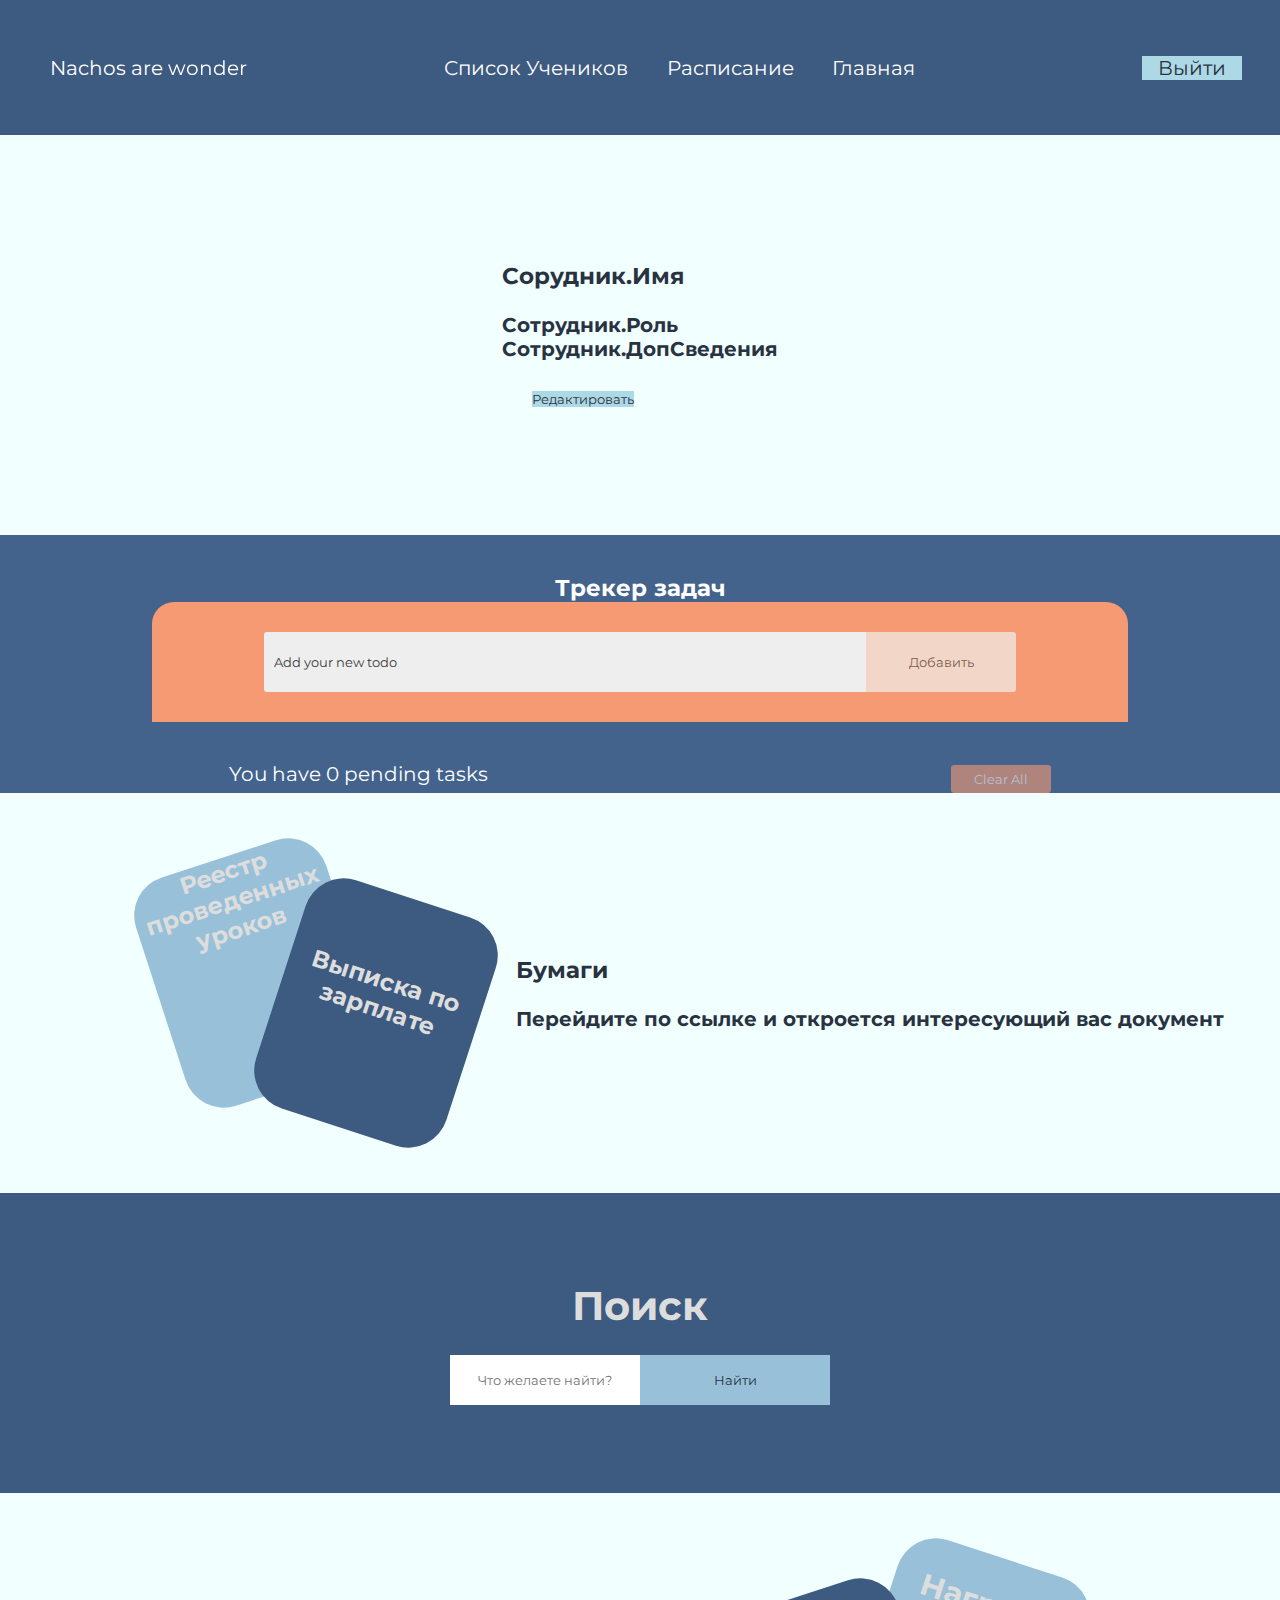
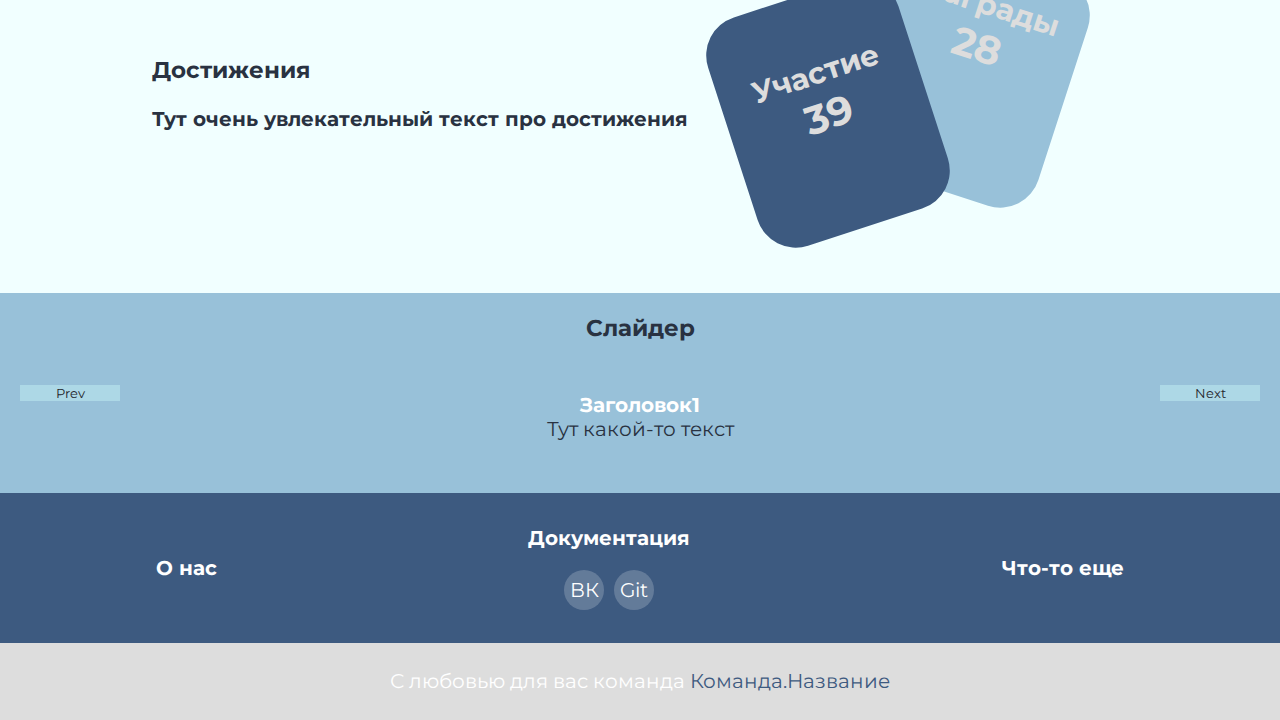
<file: html/index.html>
<!DOCTYPE html>
<html lang="en">
<head>
    <meta charset="UTF-8">
    <title>Title</title>
    <link rel="stylesheet" href="../css/index.css">
    <link rel="stylesheet" href="../css/slider.css">
    <link rel="stylesheet" href="../css/common.css">
    <link rel="stylesheet" href="../css/rectangles.css">


</head>
<body>

<header>
    <div class="nav">
        <div class="text">
            <p>Nachos are</p>
            <p>
                <span class="word wisteria">tasty.</span>
                <span class="word belize">wonderful.</span>
                <span class="word pomegranate">fancy.</span>
                <span class="word green">beautiful.</span>
                <span class="word midnight">cheap.</span>
            </p>
        </div>
        <div class="container_header">
            <a href="students.html">Список Учеников</a>
            <a href="calendar.html">Расписание</a>
            <a href="index.html">Главная</a>
        </div>
        <button class="btn">Выйти</button>
    </div>
</header>


<div class="container">
    <div class="container-text">
        <h3>Сорудник.Имя</h3>
        <h4>Сотрудник.Роль</h4>
        <h4>Сотрудник.ДопСведения</h4>
        <button class="btn" style="margin-left: 30px; margin-top: 30px">Редактировать</button>
    </div>
    <div>
        <div class="photo" style="margin-left: -250px"></div>
    </div>
</div>

<div id="todo">
        <h3>Трекер задач</h3>
        <div class="inputField">
            <input type="text" id="myInput" placeholder="Add your new todo">
            <button class="addBtn">Добавить</button>
        </div>
        <ul id="myUL" class="todoList">
        </ul>
        <div class="footer">
            <span>You have <span class="pendingTasks"></span> pending tasks</span>
            <button>Clear All</button>
        </div>
</div>
<script src="../js/todo.js"></script>


<div class="container">
    <div>
        <div class="rectangle rectangle-left rectangle-back">
            <a href="#"><h2 style="font-size: 1.2em">Реестр проведенных уроков</h2></a>
        </div>
        <div class="rectangle rectangle-right rectangle-front">
            <a href="#"><h2 style="font-size: 1.2em; padding-top: 3em">Выписка по зарплате</h2></a>
        </div>
    </div>
    <div class="container-text">
        <h3>Бумаги</h3>
        <h4>Перейдите по ссылке и откроется интересующий вас документ</h4>
    </div>
</div>


<div id="search_div">
    <h1>Поиск</h1>
    <div class="sub">
        <input type="text" placeholder="Что желаете найти?">
        <button>Найти</button>
    </div>

</div>


<div class="container">
    <div class="container-text">
        <h3>Достижения</h3>
        <h4>Тут очень увлекательный текст про достижения</h4>
    </div>
    <div>
        <div class="rectangle rectangle-right rectangle-back">
            <a href="#"><h2 style="padding-top: 1em">Награды</h2><h1>28</h1></a></div>
        <div class="rectangle rectangle-left rectangle-front">
            <a href="#"><h2 style="padding-top: 2em">Участие</h2><h1>39</h1></a></div>
    </div>
</div>

<div class="slider">
    <h3 class="name">Слайдер</h3>
    <div class="slider-field">
        <div class="slider-text">
            <h4>Заголовок1</h4>
            <p>Тут какой-то текст</p>
        </div>
    </div>
    <div class="slider-field">
        <div class="slider-text">
            <h4>Заголовок2</h4>
            <p>Другой текст</p>
        </div>
    </div>
    <div class="slider-field">
        <div class="slider-text">
            <h4>Заголовок3</h4>
            <p>И еще один текст</p>
        </div>
    </div>
    <button class="prevSlider">Prev</button>
    <button class="nextSlider">Next</button>
</div>


<footer id="footer">
    <div class="nav_footer">
        <div class="footer-col">
            <h4>О нас</h4>
        </div>
        <div class="footer-col">
            <h4>Документация</h4>
            <div class="social-links">
                <a href="https://vk.com/pies_descalzos">ВК</a>
                <a href="https://github.com/LosPiesDescalzos">Git</a>
            </div>
        </div>
        <div class="footer-col">
            <h4>Что-то еще</h4>
        </div>
    </div>
</footer>


<section id="copy-right">
    <div class="copy-right-sec"><i class="fa-solid fa-copyright"></i>
        С любовью для вас команда <a href="#">Команда.Название</a>
    </div>
</section>
<script src="../js/slider.js"></script>
<script src="../js/text.js"></script>
</body>
</html>
</file>
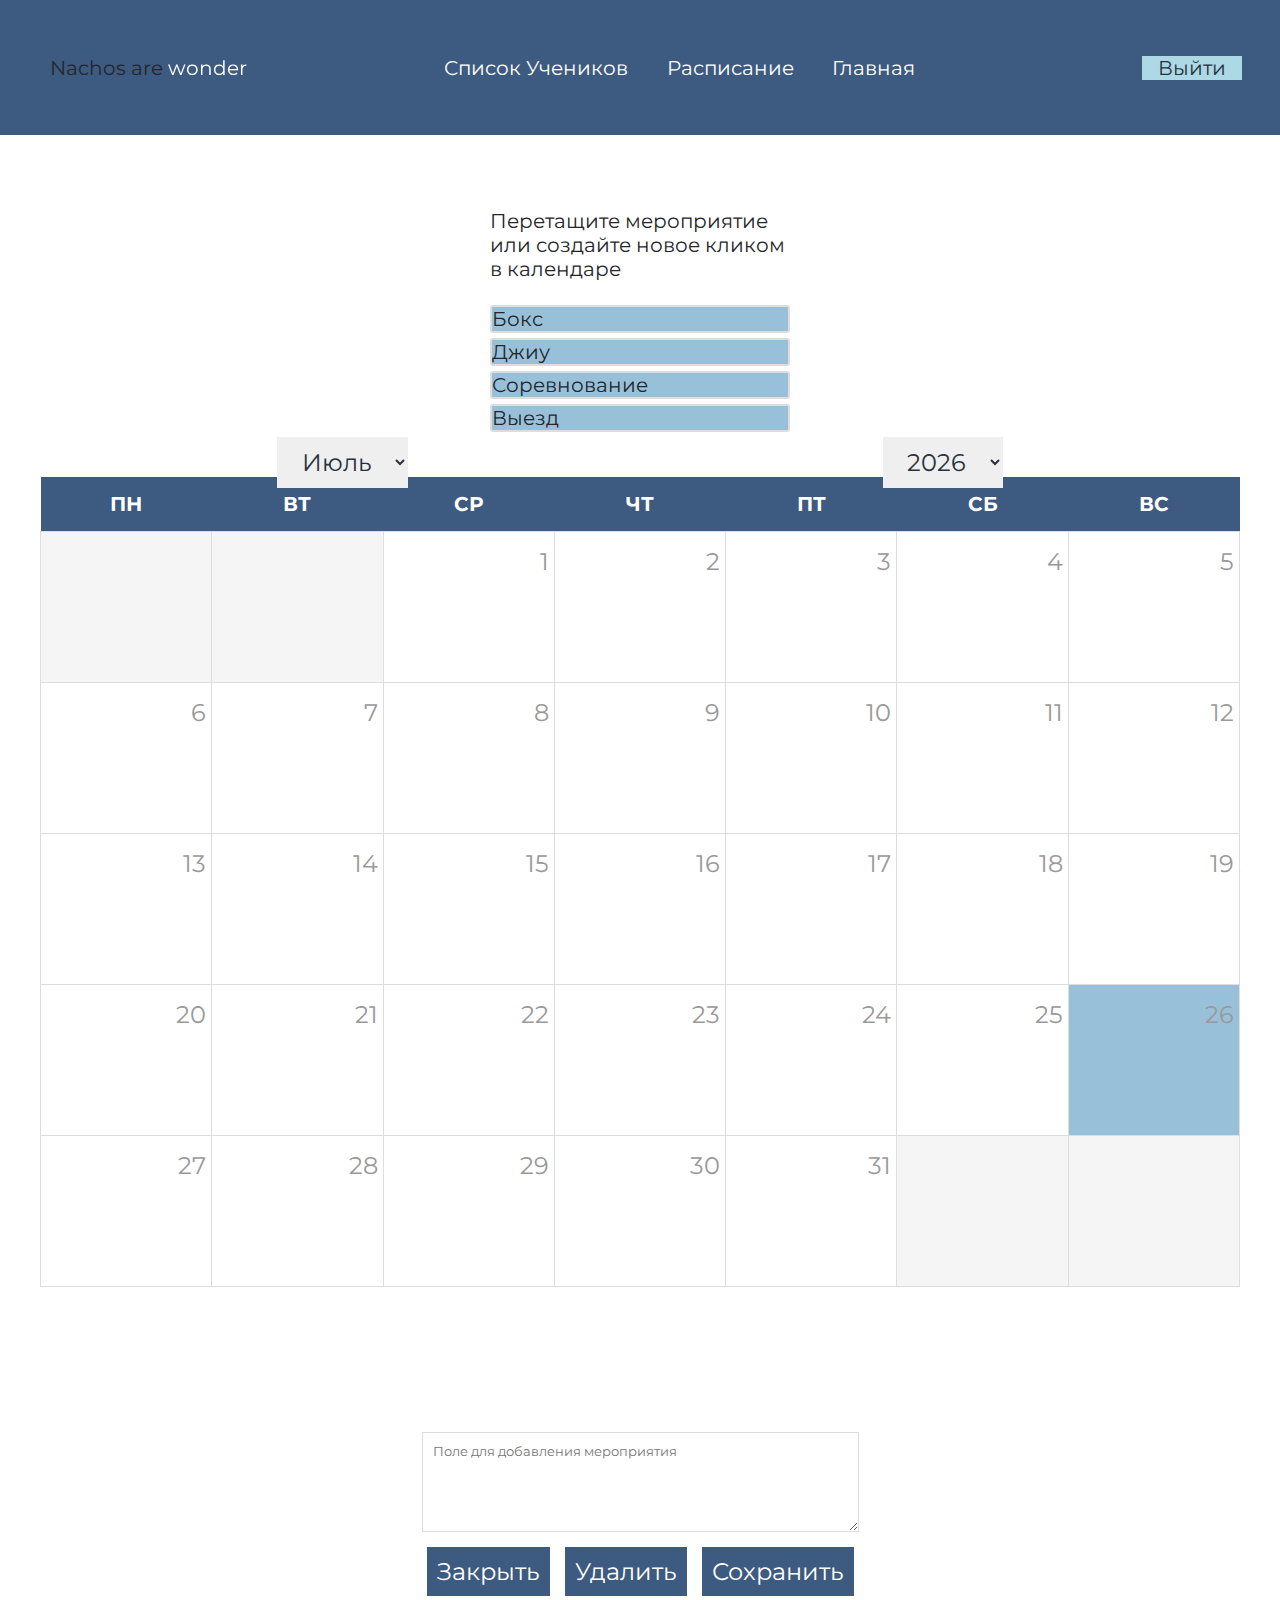
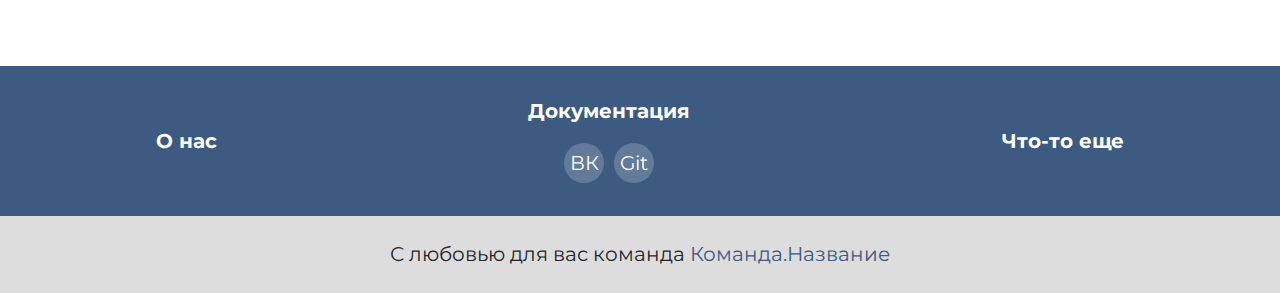
<file: html/calendar.html>
<!DOCTYPE html>
<html lang="ru">
<head>
    <meta charset="utf-8">
    <title>Календарь</title>
    <link href="../css/calendar.css" rel="stylesheet">
    <link rel="stylesheet" href="../css/common.css">

    <script async src="../js/calendar.js"></script>
</head>
<body>
<header>
    <div class="nav">
        <div class="text">
            <p>Nachos are</p>
            <p>
                <span class="word wisteria">tasty.</span>
                <span class="word belize">wonderful.</span>
                <span class="word pomegranate">fancy.</span>
                <span class="word green">beautiful.</span>
                <span class="word midnight">cheap.</span>
            </p>
        </div>
        <div class="container_header">
            <a href="students.html">Список Учеников</a>
            <a href="calendar.html">Расписание</a>
            <a href="index.html">Главная</a>
        </div>
        <button class="btn">Выйти</button>
    </div>
</header>

<div id="schedule">
    <div class="card">
            <div id="events">
                <br>
                <p>Перетащите мероприятие или создайте новое кликом в календаре</p>
                <br>
                <div class="event">
                    <i class="mdi"></i>Бокс
                </div>
                <div class="event">
                    <i class="mdi"></i>Джиу
                </div>
                <div class="event">
                    <i class="mdi"></i>Соревнование
                </div>
                <div class="event">
                    <i class="mdi"></i>Выезд
                </div>
            </div>
    </div>

    <div id="cal-wrap">
        <div id="cal-date">
            <select id="cal-mth"></select>
            <select id="cal-yr"></select>
        </div>
        <!-- КАЛЕНДАРЬ -->
        <div id="cal-container">
            <table id ="calendar"></table>
        </div>
        <!-- ФОРМА СОБЫТИЯ -->
    </div>

    <form id="cal-event">
        <h1 id="evt-head"></h1>
        <div id="evt-date"></div>
        <textarea id="evt-details" required placeholder="Поле для добавления мероприятия"></textarea>
        <input id="evt-close" type="button" value="Закрыть"/>
        <input id="evt-del" type="button" value="Удалить"/>
        <input id="evt-save" type="submit" value="Сохранить"/>
    </form>

</div>


<footer id="footer">
    <div class="nav_footer">
        <div class="footer-col">
            <h4>О нас</h4>
        </div>
        <div class="footer-col">
            <h4>Документация</h4>
            <div class="social-links">
                <a href="https://vk.com/pies_descalzos">ВК</a>
                <a href="https://github.com/LosPiesDescalzos">Git</a>
            </div>
        </div>
        <div class="footer-col">
            <h4>Что-то еще</h4>
        </div>
    </div>
</footer>

<section id="copy-right">
    <div class="copy-right-sec"><i class="fa-solid fa-copyright"></i>
        С любовью для вас команда <a href="#">Команда.Название</a>
    </div>
</section>

<script src="../js/text.js"></script>
</body>
</html>
</file>
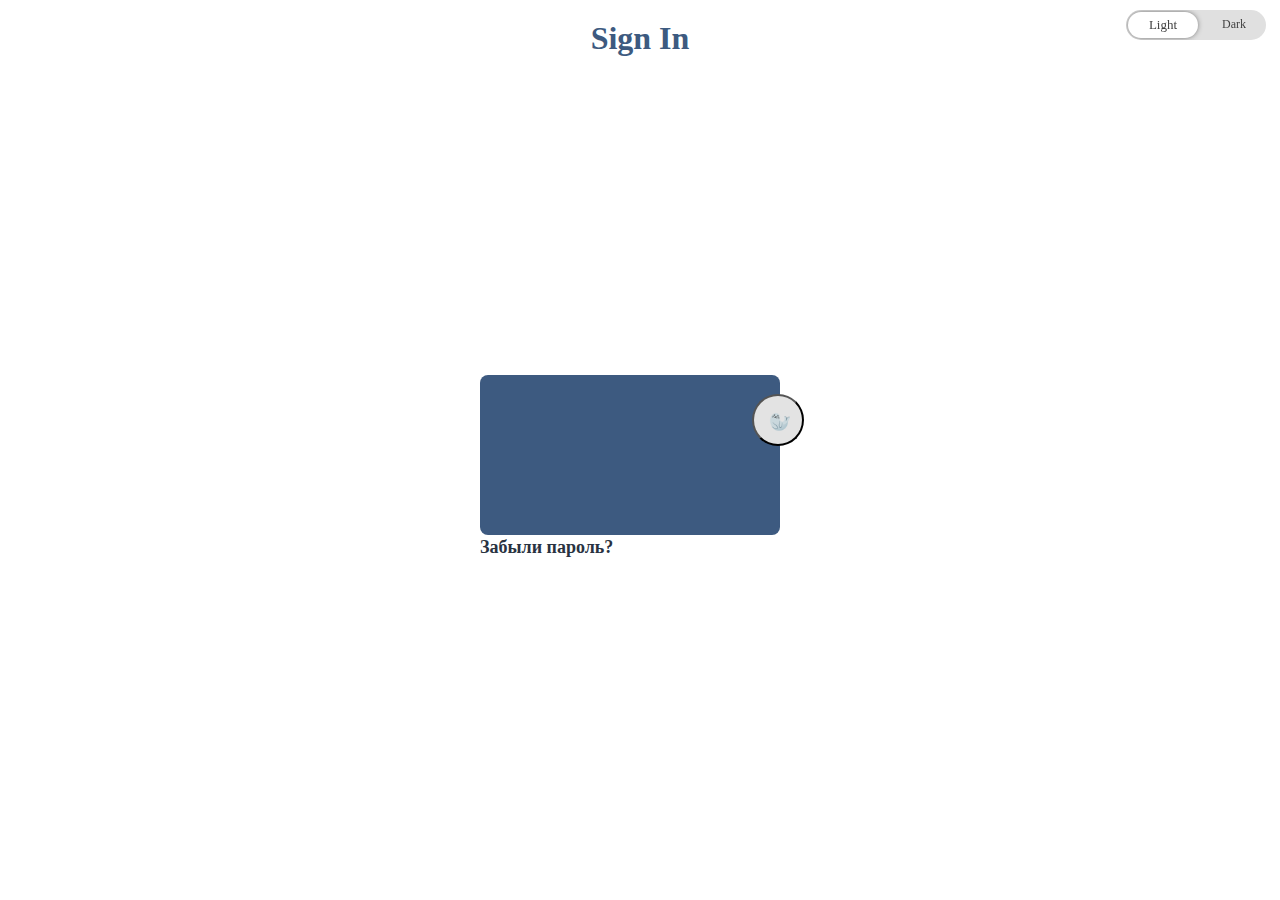
<file: html/enter.html>
<!DOCTYPE html>
<html>

<head>
  <meta charset="UTF-8">
  <title>crm</title>
  <script type="text/javascript" src="../js/theme.js"></script>
  <link rel="stylesheet" href="../css/enter.css">
  <link rel="stylesheet" href="../css/theme.css">
</head>

<body>
<h1>Sign In</h1>


<div class="btn-container">
  <i class="fa fa-sun-o" aria-hidden="true"></i>
  <label class="switch btn-color-mode-switch">
    <input type="checkbox" name="color_mode" id="color_mode" value="1" onchange="changeTheme(this.checked)">
    <label for="color_mode" data-on="Dark" data-off="Light" class="btn-color-mode-switch-inner"></label>
  </label>
  <i class="fa fa-moon-o" aria-hidden="true"></i>
</div>

<div id="wrapper">
  <form id="signin" method="" action="" autocomplete="off">
    <input type="text" id="user" name="user" placeholder="username" required>
    <input type="password" id="pass" name="pass" placeholder="password" required>
    <button type="submit"><a href="index.html">&#129453;</a></button>
    <a href="#">Забыли пароль? </a>
  </form>

</div>
</body>
</html>
</file>
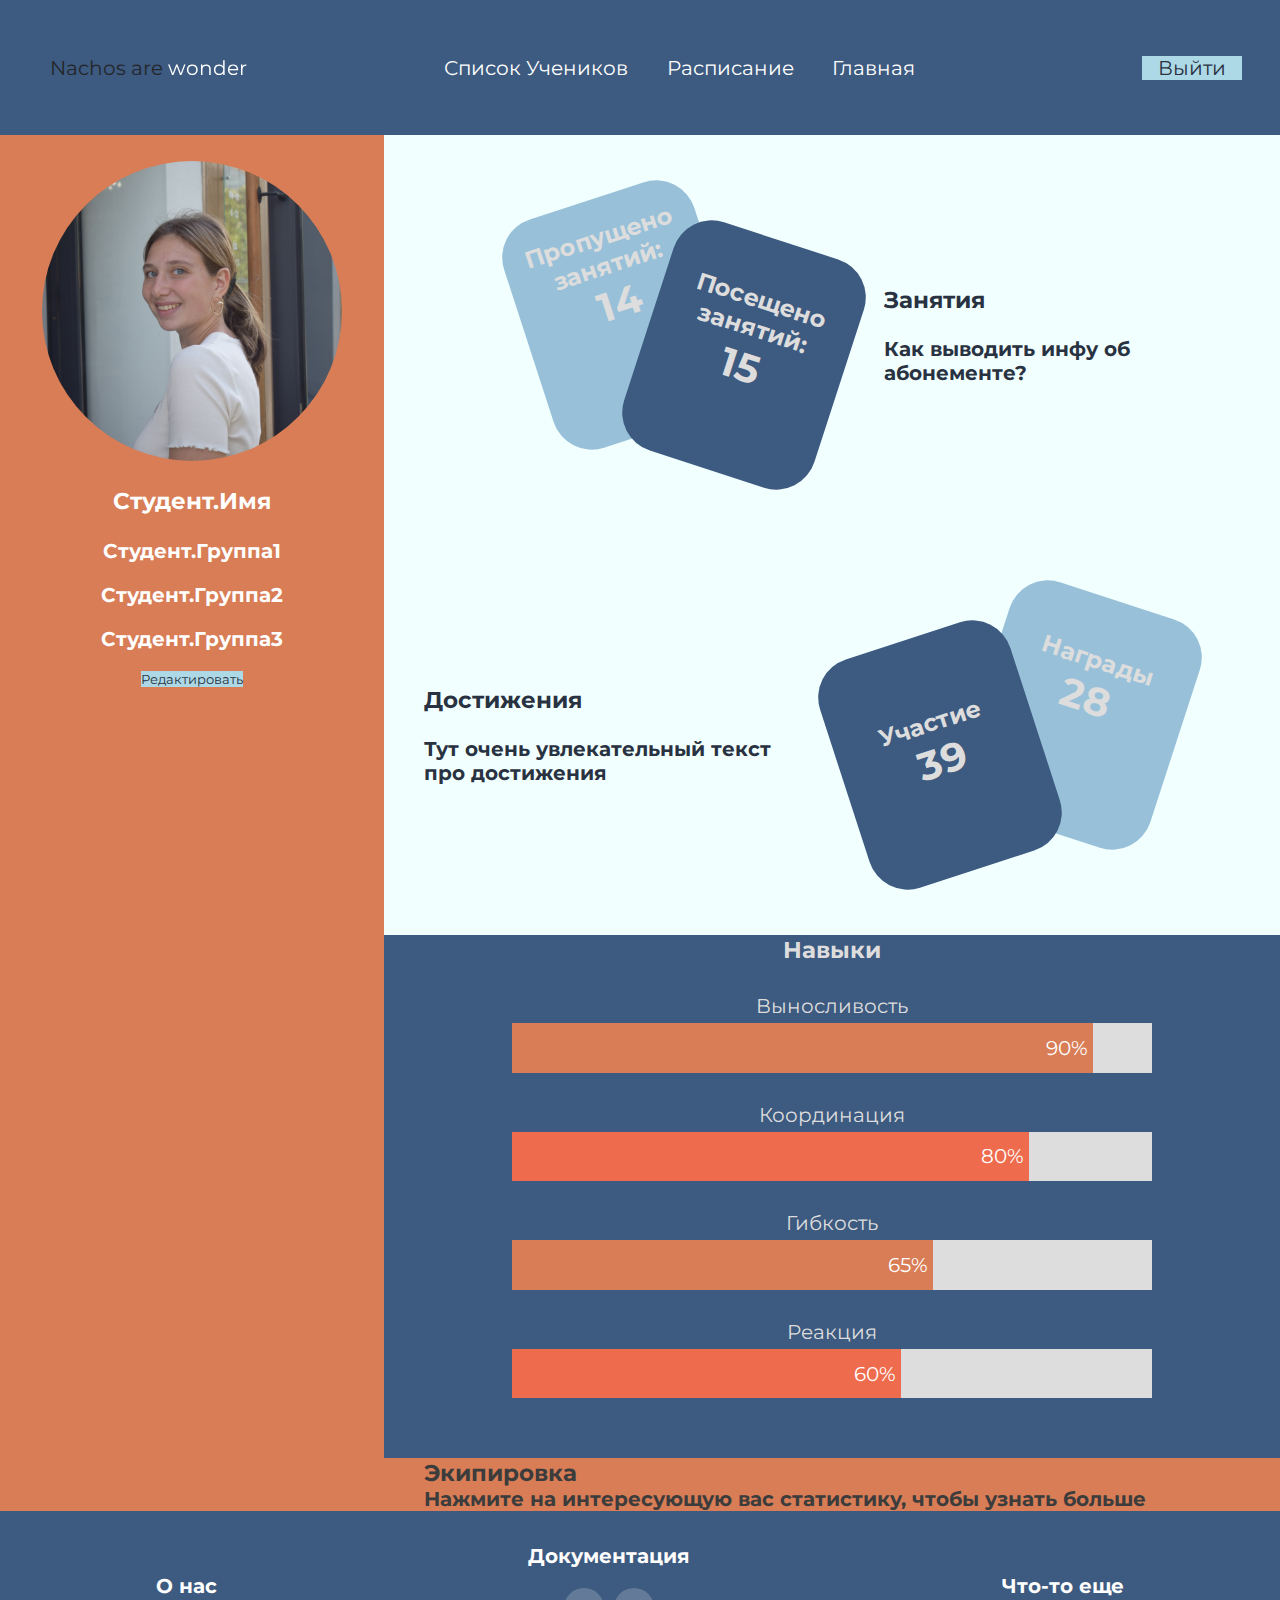
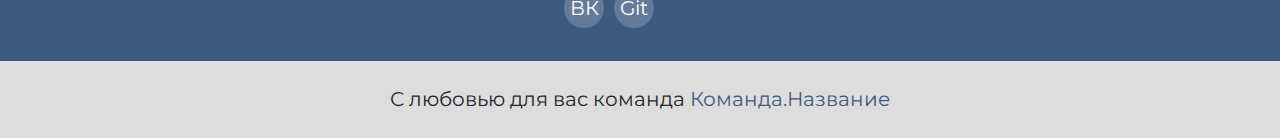
<file: html/student.html>
<!DOCTYPE html>
<html lang="ru">
<head>
    <meta charset="utf-8">
    <title>Личный кабинет</title>
    <link href="../css/calendar.css" rel="stylesheet">
    <link rel="stylesheet" href="../css/common.css">
    <link rel="stylesheet" href="../css/student.css">
    <link rel="stylesheet" href="../css/rectangles.css">



</head>
<body>
<header>
    <div class="nav">
        <div class="text">
            <p>Nachos are</p>
            <p>
                <span class="word wisteria">tasty.</span>
                <span class="word belize">wonderful.</span>
                <span class="word pomegranate">fancy.</span>
                <span class="word green">beautiful.</span>
                <span class="word midnight">cheap.</span>
            </p>
        </div>
        <div class="container_header">
            <a href="students.html">Список Учеников</a>
            <a href="calendar.html">Расписание</a>
            <a href="index.html">Главная</a>
        </div>
        <button class="btn">Выйти</button>
    </div>
</header>

<div id="student_page">
    <div class="side">
        <div class="photo"></div>
        <div id="student_data">
            <h3>Студент.Имя</h3>
            <h4>Студент.Группа1</h4>
            <h4>Студент.Группа2</h4>
            <h4>Студент.Группа3</h4>
            <button class="btn">Редактировать</button>
        </div>
    </div>

    <div class="main">

        <div class="container">
            <div>
                <div class="rectangle rectangle-left rectangle-back">
                    <a href="#"><h2  style="font-size: 1.2em; padding-top: 1em">Пропущено занятий:</h2><h1>14</h1></a>
                </div>
                <div class="rectangle rectangle-right rectangle-front">
                    <a href="#"><h2  style="font-size: 1.2em; padding-top: 2em">Посещено занятий:</h2><h1>15</h1></a>
                </div>
            </div>
            <div class="container-text">
                <h3>Занятия</h3>
                <h4>Как выводить инфу об абонементе?</h4>
            </div>
        </div>


        <div class="container">
            <div class="container-text">
                <h3>Достижения</h3>
                <h4>Тут очень увлекательный текст про достижения</h4>
            </div>
            <div>
                <div class="rectangle rectangle-right rectangle-back">
                    <a href="#"><h2 style="font-size: 1.2em; padding-top: 2em">Награды</h2><h1>28</h1></a></div>
                <div class="rectangle rectangle-left rectangle-front">
                    <a href="#"><h2 style="font-size: 1.2em; padding-top: 3em">Участие</h2><h1>39</h1></a></div>
            </div>
        </div>

        <div id="skills">
            <h3>Навыки</h3>
            <p>Выносливость</p>
            <div class="container_skills">
                <div class="skills html">90%</div>
            </div>

            <p>Координация</p>
            <div class="container_skills">
                <div class="skills css">80%</div>
            </div>

            <p>Гибкость</p>
            <div class="container_skills">
                <div class="skills js">65%</div>
            </div>

            <p>Реакция</p>
            <div class="container_skills">
                <div class="skills php">60%</div>
            </div>
        </div>


        <div class="ecip">
                <h3>Экипировка</h3>
                <h4>Нажмите на интересующую вас статистику, чтобы узнать больше</h4>
        </div>
    </div>
</div>

</div>


<footer id="footer">
    <div class="nav_footer">
        <div class="footer-col">
            <h4>О нас</h4>
        </div>
        <div class="footer-col">
            <h4>Документация</h4>
            <div class="social-links">
                <a href="https://vk.com/pies_descalzos">ВК</a>
                <a href="https://github.com/LosPiesDescalzos">Git</a>
            </div>
        </div>
        <div class="footer-col">
            <h4>Что-то еще</h4>
        </div>
    </div>
</footer>

<div id="copy-right">
    <p>С любовью для вас команда <a href="#">Команда.Название</a></p>
</div>
<script src="../js/text.js"></script>
</body>
</html>
</file>
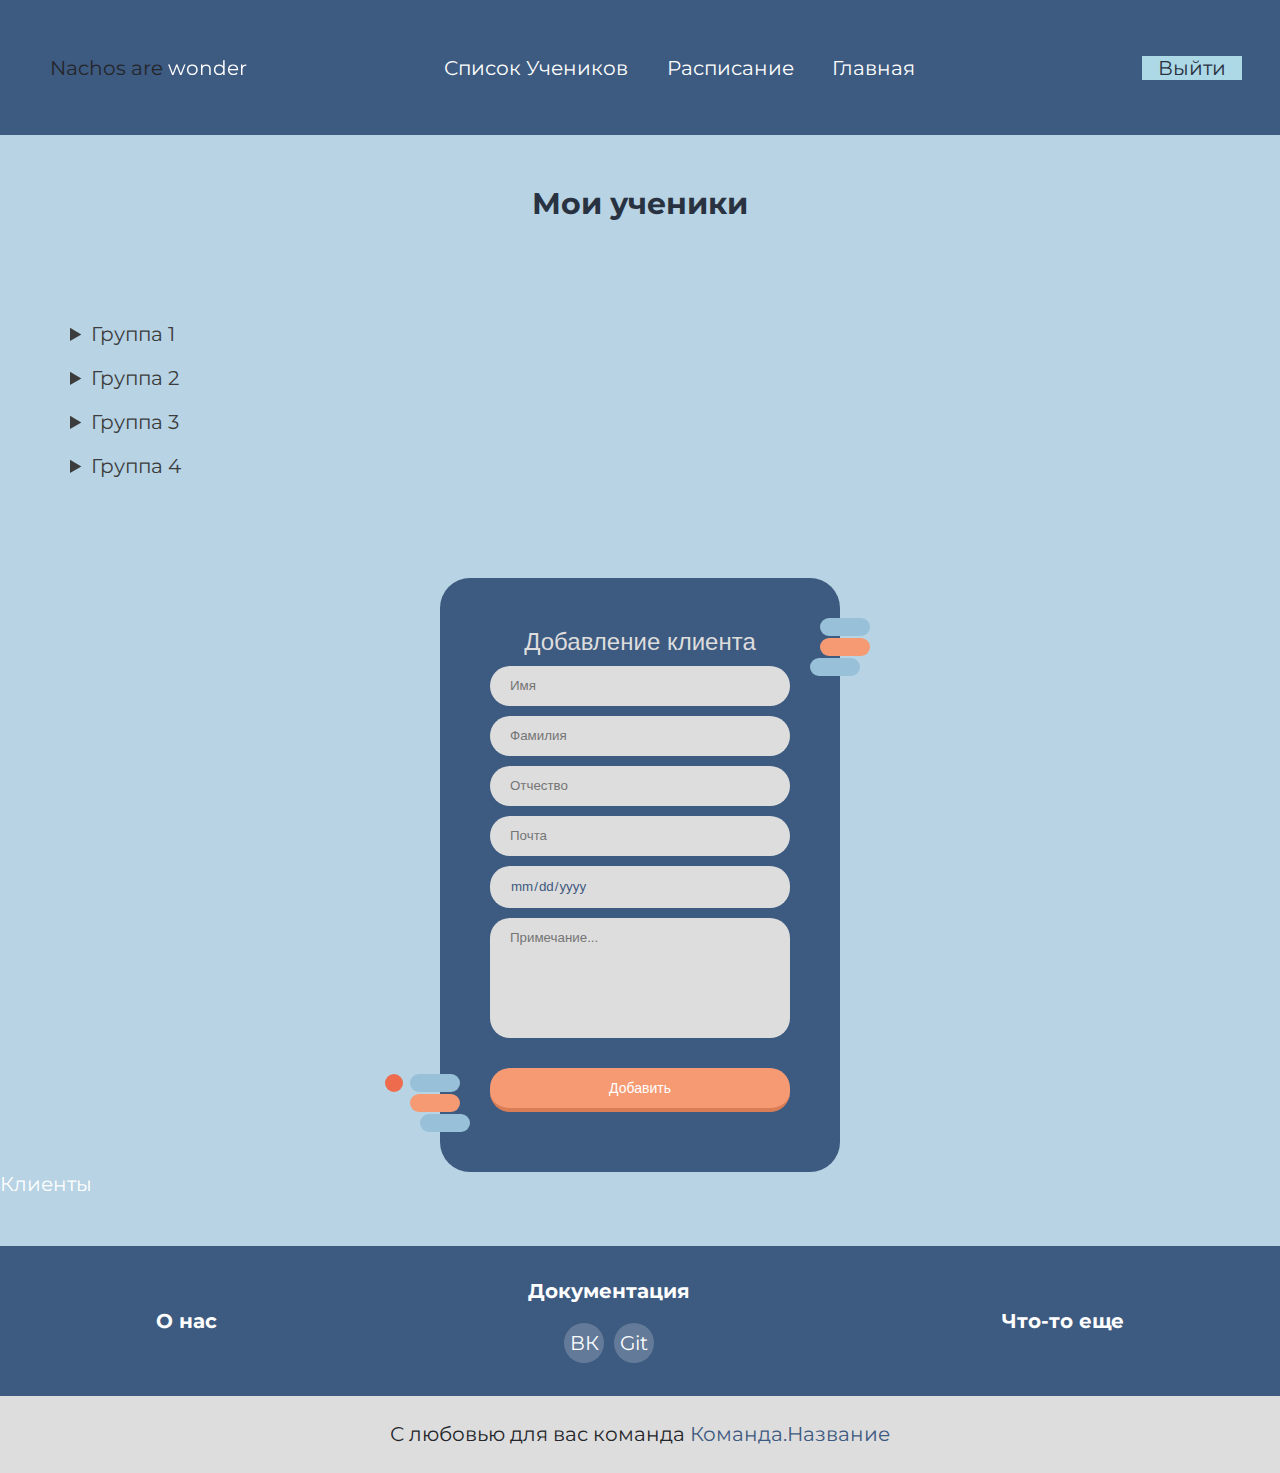
<file: html/students.html>
<!DOCTYPE html>
<html lang="ru">
<head>
    <meta charset="utf-8">
    <title>Календарь</title>
    <link href="../css/calendar.css" rel="stylesheet">
    <link rel="stylesheet" href="../css/common.css">
    <link rel="stylesheet" href="../css/students.css">
    <link rel="stylesheet" href="../css/form.css">


</head>
<body>
<header>
    <div class="nav">
        <div class="text">
            <p>Nachos are</p>
            <p>
                <span class="word wisteria">tasty.</span>
                <span class="word belize">wonderful.</span>
                <span class="word pomegranate">fancy.</span>
                <span class="word green">beautiful.</span>
                <span class="word midnight">cheap.</span>
            </p>
        </div>
        <div class="container_header">
            <a href="students.html">Список Учеников</a>
            <a href="calendar.html">Расписание</a>
            <a href="index.html">Главная</a>
        </div>
        <button class="btn">Выйти</button>
    </div>
</header>


<div id="cards">
    <h2 id="my_students">Мои ученики</h2>
            <details>
                <summary>Группа 1</summary>
                <div class="cards_elements">
                    <div class="card">
                        <div class="front">
                            <p>Студент.ДеньРождения</p>
                            <h1>
                                Студент.Имя
                            </h1>
                            <p>Студент.Описание
                            </p>
                        </div>
                        <div class="back">
                            <p>Студент.ДеньРождения</p>
                            <h1>
                                Студент.Имя
                            </h1>
                            <p><a href="student.html">Студент.Ссылка</a></p>
                        </div>
                    </div>
                    <div class="card">
                        <div class="front">
                            <p>10.12.1997</p>
                            <h1>
                                Мелихов Виктор Григорьевич
                            </h1>
                            <p>
                                красив
                            </p>
                            <p>
                                умен
                            </p>
                            <p>
                                правдив
                            </p>
                        </div>
                        <div class="back">
                            <p>10.12.1997</p>
                            <h1>
                                Мелихов Виктор Григорьевич
                            </h1>
                            <p>
                                <a href="student.html"></a>
                            </p>
                        </div>
                    </div>
                    <div class="card">
                        <div class="front">
                            <p>10-12</p>
                            <h1>
                                Третья карточка
                            </h1>
                            <p>Рыбатекст используется дизайнерами, проектировщиками и фронтендерами, когда нужно быстро
                                заполнить
                                макеты
                                или прототипы содержимым. Это тестовый контент, который не должен нести никакого смысла,
                                лишь
                                показать
                                наличие самого текста или продемонстрировать типографику в деле.
                            </p>
                        </div>
                        <div class="back">
                            <p>10-12</p>
                            <h1>
                                Какой-то другой текст
                            </h1>
                            <p>
                                Мой дядя самых честных правил,
                                Когда не в шутку занемог,
                                Он уважать себя заставил
                                И лучше выдумать не мог.
                            </p>
                        </div>
                    </div>
                    <div class="card">
                        <div class="front">
                            <p>Студент.ДеньРождения</p>
                            <h1>
                                Студент.Имя
                            </h1>
                            <p>Рыбатекст используется дизайнерами, проектировщиками и фронтендерами, когда нужно быстро
                                заполнить
                                макеты
                                или прототипы содержимым. Это тестовый контент, который не должен нести никакого смысла,
                                лишь
                                показать
                                наличие самого текста или продемонстрировать типографику в деле.
                            </p>
                        </div>
                        <div class="back">
                            <p>Студент.ДеньРождения</p>
                            <h1>
                                Студент.Имя
                            </h1>
                            <p>Мой дядя самых честных правил,
                                Когда не в шутку занемог,
                                Он уважать себя заставил
                                И лучше выдумать не мог.
                            </p>
                        </div>
                    </div>
                    <div class="card">
                        <div class="front">
                            <p>10.12.1997</p>
                            <h1>
                                Мелихов Виктор Григорьевич
                            </h1>
                            <p>
                                красив
                            </p>
                            <p>
                                умен
                            </p>
                            <p>
                                правдив
                            </p>
                        </div>
                        <div class="back">
                            <p>10.12.1997</p>
                            <h1>
                                Мелихов Виктор Григорьевич
                            </h1>
                            <p>
                                Мой дядя самых честных правил,
                                Когда не в шутку занемог,
                                Он уважать себя заставил
                                И лучше выдумать не мог.
                            </p>
                        </div>
                    </div>
                    <div class="card">
                        <div class="front">
                            <p>10-12</p>
                            <h1>
                                Третья карточка
                            </h1>
                            <p>Рыбатекст используется дизайнерами, проектировщиками и фронтендерами, когда нужно быстро
                                заполнить
                                макеты
                                или прототипы содержимым. Это тестовый контент, который не должен нести никакого смысла,
                                лишь
                                показать
                                наличие самого текста или продемонстрировать типографику в деле.
                            </p>
                        </div>
                        <div class="back">
                            <p>10-12</p>
                            <h1>
                                Какой-то другой текст
                            </h1>
                            <p>
                                Мой дядя самых честных правил,
                                Когда не в шутку занемог,
                                Он уважать себя заставил
                                И лучше выдумать не мог.
                            </p>
                        </div>
                    </div>
                </div>
            </details>
            <details>
                <summary>Группа 2</summary>
                <div class="cards_elements">
                    <div class="card">
                        <div class="front">
                            <p>10.12.1997</p>
                            <h1>
                                Мелихов Виктор Григорьевич
                            </h1>
                            <p>
                                красив
                            </p>
                            <p>
                                умен
                            </p>
                            <p>
                                правдив
                            </p>
                        </div>
                        <div class="back">
                            <p>10.12.1997</p>
                            <h1>
                                Мелихов Виктор Григорьевич
                            </h1>
                            <p>
                                Мой дядя самых честных правил,
                                Когда не в шутку занемог,
                                Он уважать себя заставил
                                И лучше выдумать не мог.
                            </p>
                        </div>
                    </div>
                    <div class="card">
                        <div class="front">
                            <p>10-12</p>
                            <h1>
                                Третья карточка
                            </h1>
                            <p>Рыбатекст используется дизайнерами, проектировщиками и фронтендерами, когда нужно быстро
                                заполнить
                                макеты
                                или прототипы содержимым. Это тестовый контент, который не должен нести никакого смысла,
                                лишь
                                показать
                                наличие самого текста или продемонстрировать типографику в деле.
                            </p>
                        </div>
                        <div class="back">
                            <p>10-12</p>
                            <h1>
                                Какой-то другой текст
                            </h1>
                            <p>
                                Мой дядя самых честных правил,
                                Когда не в шутку занемог,
                                Он уважать себя заставил
                                И лучше выдумать не мог.
                            </p>
                        </div>
                    </div>
                    <div class="card">
                        <div class="front">
                            <p>Студент.ДеньРождения</p>
                            <h1>
                                Студент.Имя
                            </h1>
                            <p>Рыбатекст используется дизайнерами, проектировщиками и фронтендерами, когда нужно быстро
                                заполнить
                                макеты
                                или прототипы содержимым. Это тестовый контент, который не должен нести никакого смысла,
                                лишь
                                показать
                                наличие самого текста или продемонстрировать типографику в деле.
                            </p>
                        </div>
                        <div class="back">
                            <p>Студент.ДеньРождения</p>
                            <h1>
                                Студент.Имя
                            </h1>
                            <p>Мой дядя самых честных правил,
                                Когда не в шутку занемог,
                                Он уважать себя заставил
                                И лучше выдумать не мог.
                            </p>
                        </div>
                    </div>
                    <div class="card">
                        <div class="front">
                            <p>10.12.1997</p>
                            <h1>
                                Мелихов Виктор Григорьевич
                            </h1>
                            <p>
                                красив
                            </p>
                            <p>
                                умен
                            </p>
                            <p>
                                правдив
                            </p>
                        </div>
                        <div class="back">
                            <p>10.12.1997</p>
                            <h1>
                                Мелихов Виктор Григорьевич
                            </h1>
                            <p>
                                Мой дядя самых честных правил,
                                Когда не в шутку занемог,
                                Он уважать себя заставил
                                И лучше выдумать не мог.
                            </p>
                        </div>
                    </div>
                    <div class="card">
                        <div class="front">
                            <p>10-12</p>
                            <h1>
                                Третья карточка
                            </h1>
                            <p>Рыбатекст используется дизайнерами, проектировщиками и фронтендерами, когда нужно быстро
                                заполнить
                                макеты
                                или прототипы содержимым. Это тестовый контент, который не должен нести никакого смысла,
                                лишь
                                показать
                                наличие самого текста или продемонстрировать типографику в деле.
                            </p>
                        </div>
                        <div class="back">
                            <p>10-12</p>
                            <h1>
                                Какой-то другой текст
                            </h1>
                            <p>
                                Мой дядя самых честных правил,
                                Когда не в шутку занемог,
                                Он уважать себя заставил
                                И лучше выдумать не мог.
                            </p>
                        </div>
                    </div>
                    <div class="card">
                        <div class="front">
                            <p>Студент.ДеньРождения</p>
                            <h1>
                                Студент.Имя
                            </h1>
                            <p>Рыбатекст используется дизайнерами, проектировщиками и фронтендерами, когда нужно быстро
                                заполнить
                                макеты
                                или прототипы содержимым. Это тестовый контент, который не должен нести никакого смысла,
                                лишь
                                показать
                                наличие самого текста или продемонстрировать типографику в деле.
                            </p>
                        </div>
                        <div class="back">
                            <p>Студент.ДеньРождения</p>
                            <h1>
                                Студент.Имя
                            </h1>
                            <p>Мой дядя самых честных правил,
                                Когда не в шутку занемог,
                                Он уважать себя заставил
                                И лучше выдумать не мог.
                            </p>
                        </div>
                    </div>
                </div>
            </details>
            <details>
                <summary>Группа 3</summary>
                <div class="cards_elements">
                    <div class="card">
                        <div class="front">
                            <p>10.12.1997</p>
                            <h1>
                                Мелихов Виктор Григорьевич
                            </h1>
                            <p>
                                красив
                            </p>
                            <p>
                                умен
                            </p>
                            <p>
                                правдив
                            </p>
                        </div>
                        <div class="back">
                            <p>10.12.1997</p>
                            <h1>
                                Мелихов Виктор Григорьевич
                            </h1>
                            <p>
                                Мой дядя самых честных правил,
                                Когда не в шутку занемог,
                                Он уважать себя заставил
                                И лучше выдумать не мог.
                            </p>
                        </div>
                    </div>
                    <div class="card">
                        <div class="front">
                            <p>10-12</p>
                            <h1>
                                Третья карточка
                            </h1>
                            <p>Рыбатекст используется дизайнерами, проектировщиками и фронтендерами, когда нужно быстро
                                заполнить
                                макеты
                                или прототипы содержимым. Это тестовый контент, который не должен нести никакого смысла,
                                лишь
                                показать
                                наличие самого текста или продемонстрировать типографику в деле.
                            </p>
                        </div>
                        <div class="back">
                            <p>10-12</p>
                            <h1>
                                Какой-то другой текст
                            </h1>
                            <p>
                                Мой дядя самых честных правил,
                                Когда не в шутку занемог,
                                Он уважать себя заставил
                                И лучше выдумать не мог.
                            </p>
                        </div>
                    </div>
                    <div class="card">
                        <div class="front">
                            <p>Студент.ДеньРождения</p>
                            <h1>
                                Студент.Имя
                            </h1>
                            <p>Рыбатекст используется дизайнерами, проектировщиками и фронтендерами, когда нужно быстро
                                заполнить
                                макеты
                                или прототипы содержимым. Это тестовый контент, который не должен нести никакого смысла,
                                лишь
                                показать
                                наличие самого текста или продемонстрировать типографику в деле.
                            </p>
                        </div>
                        <div class="back">
                            <p>Студент.ДеньРождения</p>
                            <h1>
                                Студент.Имя
                            </h1>
                            <p>Мой дядя самых честных правил,
                                Когда не в шутку занемог,
                                Он уважать себя заставил
                                И лучше выдумать не мог.
                            </p>
                        </div>
                    </div>
                    <div class="card">
                        <div class="front">
                            <p>10.12.1997</p>
                            <h1>
                                Мелихов Виктор Григорьевич
                            </h1>
                            <p>
                                красив
                            </p>
                            <p>
                                умен
                            </p>
                            <p>
                                правдив
                            </p>
                        </div>
                        <div class="back">
                            <p>10.12.1997</p>
                            <h1>
                                Мелихов Виктор Григорьевич
                            </h1>
                            <p>
                                Мой дядя самых честных правил,
                                Когда не в шутку занемог,
                                Он уважать себя заставил
                                И лучше выдумать не мог.
                            </p>
                        </div>
                    </div>
                    <div class="card">
                        <div class="front">
                            <p>10-12</p>
                            <h1>
                                Третья карточка
                            </h1>
                            <p>Рыбатекст используется дизайнерами, проектировщиками и фронтендерами, когда нужно быстро
                                заполнить
                                макеты
                                или прототипы содержимым. Это тестовый контент, который не должен нести никакого смысла,
                                лишь
                                показать
                                наличие самого текста или продемонстрировать типографику в деле.
                            </p>
                        </div>
                        <div class="back">
                            <p>10-12</p>
                            <h1>
                                Какой-то другой текст
                            </h1>
                            <p>
                                Мой дядя самых честных правил,
                                Когда не в шутку занемог,
                                Он уважать себя заставил
                                И лучше выдумать не мог.
                            </p>
                        </div>
                    </div>
                    <div class="card">
                        <div class="front">
                            <p>Студент.ДеньРождения</p>
                            <h1>
                                Студент.Имя
                            </h1>
                            <p>Рыбатекст используется дизайнерами, проектировщиками и фронтендерами, когда нужно быстро
                                заполнить
                                макеты
                                или прототипы содержимым. Это тестовый контент, который не должен нести никакого смысла,
                                лишь
                                показать
                                наличие самого текста или продемонстрировать типографику в деле.
                            </p>
                        </div>
                        <div class="back">
                            <p>Студент.ДеньРождения</p>
                            <h1>
                                Студент.Имя
                            </h1>
                            <p>Мой дядя самых честных правил,
                                Когда не в шутку занемог,
                                Он уважать себя заставил
                                И лучше выдумать не мог.
                            </p>
                        </div>
                    </div>
                </div>
            </details>
            <details>
                <summary>Группа 4</summary>
                <div class="cards_elements">
                    <div class="card">
                        <div class="front">
                            <p>10.12.1997</p>
                            <h1>
                                Мелихов Виктор Григорьевич
                            </h1>
                            <p>
                                красив
                            </p>
                            <p>
                                умен
                            </p>
                            <p>
                                правдив
                            </p>
                        </div>
                        <div class="back">
                            <p>10.12.1997</p>
                            <h1>
                                Мелихов Виктор Григорьевич
                            </h1>
                            <p>
                                Мой дядя самых честных правил,
                                Когда не в шутку занемог,
                                Он уважать себя заставил
                                И лучше выдумать не мог.
                            </p>
                        </div>
                    </div>
                    <div class="card">
                        <div class="front">
                            <p>10-12</p>
                            <h1>
                                Третья карточка
                            </h1>
                            <p>Рыбатекст используется дизайнерами, проектировщиками и фронтендерами, когда нужно быстро
                                заполнить
                                макеты
                                или прототипы содержимым. Это тестовый контент, который не должен нести никакого смысла,
                                лишь
                                показать
                                наличие самого текста или продемонстрировать типографику в деле.
                            </p>
                        </div>
                        <div class="back">
                            <p>10-12</p>
                            <h1>
                                Какой-то другой текст
                            </h1>
                            <p>
                                Мой дядя самых честных правил,
                                Когда не в шутку занемог,
                                Он уважать себя заставил
                                И лучше выдумать не мог.
                            </p>
                        </div>
                    </div>
                    <div class="card">
                        <div class="front">
                            <p>Студент.ДеньРождения</p>
                            <h1>
                                Студент.Имя
                            </h1>
                            <p>Рыбатекст используется дизайнерами, проектировщиками и фронтендерами, когда нужно быстро
                                заполнить
                                макеты
                                или прототипы содержимым. Это тестовый контент, который не должен нести никакого смысла,
                                лишь
                                показать
                                наличие самого текста или продемонстрировать типографику в деле.
                            </p>
                        </div>
                        <div class="back">
                            <p>Студент.ДеньРождения</p>
                            <h1>
                                Студент.Имя
                            </h1>
                            <p>Мой дядя самых честных правил,
                                Когда не в шутку занемог,
                                Он уважать себя заставил
                                И лучше выдумать не мог.
                            </p>
                        </div>
                    </div>
                    <div class="card">
                        <div class="front">
                            <p>10.12.1997</p>
                            <h1>
                                Мелихов Виктор Григорьевич
                            </h1>
                            <p>
                                красив
                            </p>
                            <p>
                                умен
                            </p>
                            <p>
                                правдив
                            </p>
                        </div>
                        <div class="back">
                            <p>10.12.1997</p>
                            <h1>
                                Мелихов Виктор Григорьевич
                            </h1>
                            <p>
                                Мой дядя самых честных правил,
                                Когда не в шутку занемог,
                                Он уважать себя заставил
                                И лучше выдумать не мог.
                            </p>
                        </div>
                    </div>
                    <div class="card">
                        <div class="front">
                            <p>10-12</p>
                            <h1>
                                Третья карточка
                            </h1>
                            <p>Рыбатекст используется дизайнерами, проектировщиками и фронтендерами, когда нужно быстро
                                заполнить
                                макеты
                                или прототипы содержимым. Это тестовый контент, который не должен нести никакого смысла,
                                лишь
                                показать
                                наличие самого текста или продемонстрировать типографику в деле.
                            </p>
                        </div>
                        <div class="back">
                            <p>10-12</p>
                            <h1>
                                Какой-то другой текст
                            </h1>
                            <p>
                                Мой дядя самых честных правил,
                                Когда не в шутку занемог,
                                Он уважать себя заставил
                                И лучше выдумать не мог.
                            </p>
                        </div>
                    </div>
                    <div class="card">
                        <div class="front">
                            <p>10-12</p>
                            <h1>
                                Третья карточка
                            </h1>
                            <p>Рыбатекст используется дизайнерами, проектировщиками и фронтендерами, когда нужно быстро
                                заполнить
                                макеты
                                или прототипы содержимым. Это тестовый контент, который не должен нести никакого смысла,
                                лишь
                                показать
                                наличие самого текста или продемонстрировать типографику в деле.
                            </p>
                        </div>
                        <div class="back">
                            <p>10-12</p>
                            <h1>
                                Какой-то другой текст
                            </h1>
                            <p>
                                Мой дядя самых честных правил,
                                Когда не в шутку занемог,
                                Он уважать себя заставил
                                И лучше выдумать не мог.
                            </p>
                        </div>
                    </div>
                </div>
            </details>
</div>

<!--  ЕСЛИ АДМИНИСТРАТОР, ТО -->
<div id="form">
    <form id="sch" class="decor">
        <div class="form-left-decoration"></div>
        <div class="form-right-decoration"></div>
        <div class="circle"></div>
        <div class="form-inner">
            <h3>Добавление клиента</h3>
            <input type="text" id="name" placeholder="Имя">
            <input type="text" id="last_name" placeholder="Фамилия">
            <input type="text" id="dady_name" placeholder="Отчество">
            <input type="text" id="email" placeholder="Почта">
            <input type="date" id="birthday" placeholder="Дата рождения">
            <textarea id="note" placeholder="Примечание..." rows="3"></textarea>
            <input type="submit" id="sub" value="Добавить" onclick="addClient()">
        </div>
    </form>
    <ul id="clients" >
        <figcaption>Клиенты</figcaption>
    </ul>
    <script src="../js/client_form.js"></script>
</div>
<!--  КОНЕЦ АДМИН. ЧАСТИ -->

<footer id="footer">
    <div class="nav_footer">
        <div class="footer-col">
            <h4>О нас</h4>
        </div>
        <div class="footer-col">
            <h4>Документация</h4>
            <div class="social-links">
                <a href="https://vk.com/pies_descalzos">ВК</a>
                <a href="https://github.com/LosPiesDescalzos">Git</a>
            </div>
        </div>
        <div class="footer-col">
            <h4>Что-то еще</h4>
        </div>
    </div>
</footer>

<section id="copy-right">
    <div class="copy-right-sec"><i class="fa-solid fa-copyright"></i>
        С любовью для вас команда <a href="#">Команда.Название</a>
    </div>
</section>
<script src="../js/text.js"></script>
</body>
</html>
</file>
<file: css/index.css>
#todo{
    padding-top: 3vw;
    overflow: hidden;
    display: flex;
    flex-direction: column;
    align-items: center;
    justify-content: center;
    background-color: #43638d;
}

.inputField {
    width: 70vw;
    display: flex;
    flex-direction: row;
    align-items: center;
    justify-content: center;
    border-top-left-radius: 22px;
    border-top-right-radius: 22px;
    background-color: #f69a73;
    padding: 30px 40px;
    color: white;
    text-align: center;
    margin-bottom: 1vw;
}

.inputField:after {
    content: "";
    display: table;
    clear: both;
}

.addBtn.active{
    opacity: 1;
    pointer-events: auto;
}

.addBtn {
    color: #293241;
    background-color: #F1FFFF;
    border-radius: 0px 3px 3px 0px;
    height: 60px;
    width: 150px;
    border: none;
    opacity: 0.6;
}

#myInput {
    border-radius:3px 0px 0px 3px;
    margin: 0;
    border: none;
    width: 65%;
    height: 40px;
    padding: 10px;
    float: left;
    color: #293241;
    background-color: #eee;
}

#myInput:focus {
    outline: none;
}

#myInput::placeholder{
    color: #3c3c3c;
}


#myUL{
    width: 70vw;
    max-height: 40vw;
    overflow-y: auto;
}

#myUL li{
    list-style: none;
    margin-bottom: 8px;
    background: #f2f2f2;
    border-radius: 3px;
    padding: 10px 15px;
    overflow: hidden;
    word-wrap: break-word;
    cursor: pointer;
    position: relative;
    transition: 0.2s;
    color: #3c3c3c;
}

#myUL li .icon{
    position: absolute;
    right: -45px;
    top: 50%;
    transform: translateY(-50%);
    background:  #f69a73;
    width: 45px;
    height: 50px;
    text-align: center;
    color: #fff;
    padding: 10px 15px;
    border-radius: 3px 3px 3px 3px;
    cursor: pointer;
    transition: all 0.2s ease;
}

#myUL li:hover .icon{
    right: 0;
}

#myUL li:nth-child(odd) {
    background: #f9f9f9;
}

#myUL li:hover {
    background: #ddd;
}

#myUL li.checked {
    background: #888;
    color: #fff;
    text-decoration: line-through;
}

#myUL li.checked::before {
    content: '';
    position: absolute;
    border-color: #fff;
    border-style: solid;
    border-width: 0 2px 2px 0;
    top: 10px;
    left: 16px;
    transform: rotate(45deg);
    height: 15px;
    width: 7px;
}

#myUL li.checked {
    background: #888;
    color: #fff;
    text-decoration: line-through;
}

.footer{
    display: flex;
    width: 100%;
    margin-top: 20px;
    align-items: center;
    justify-content: space-around;
}

.footer button{
    margin-top: 10px;
    padding: 6px 10px;
    border-radius: 3px;
    border: none;
    outline: none;
    color: #fff;
    width: 100px;
    font-weight: 400;
    margin-left: 5px;
    background: #f69a73;
    cursor: pointer;
    user-select: none;
    opacity: 0.6;
    pointer-events: none;
    transition: all 0.3s ease;
}

.footer button.active{
    opacity: 1;
    pointer-events: auto;
}

/*КНОПКА ЗАКРЫТИЯ TODO*/
.close {
    position: absolute;
    right: 0;
    top: 0;
    padding: 12px 16px 12px 16px;
}

.close:hover {
    background-color: #f69a73;
    color: white;
}





/*!*КОНТЕЙНЕРЫ*!*/
/*.container {*/
/*    overflow: hidden;*/
/*    width: 100%;*/
/*    height: 56vw;*/
/*    background-color: #F1FFFF;*/
/*    display: flex;*/
/*    flex-direction: row;*/
/*    justify-content: center;*/
/*    align-items: center;*/
/*}*/

/*.container-text {*/
/*    margin-top: 4vw;*/
/*}*/

/*.container-text p {*/
/*    margin-left: 5vw;*/
/*    margin-right: 5vw;*/
/*    color: #293241;*/
/*    margin-bottom: 5vw;*/
/*}*/

/*.container-text h3 {*/
/*    margin-left: 5vw;*/
/*    margin-bottom: 4vw;*/
/*    color: #293241;*/
/*    text-align: left;*/
/*}*/


/*@media (max-width:950px) {*/

/*    .container-text p {*/
/*        !*display: none;*!*/
/*    }*/

/*    .container{*/
/*        width: 100%;*/
/*    }*/

/*}*/

/*!*!*ПРЯМОУГОЛЬНИКИ*!*!*/
/*.rectangle {*/
/*    margin-left: 8vw;*/
/*    margin-right: 8vw;*/
/*    height: 25vw;*/
/*    width: 22vw;*/
/*    border-radius: 6vw;*/
/*}*/

/*.rectangle-left {*/
/*    background-color: #98C1D9;*/
/*    transform: rotate(-18deg);*/
/*}*/

/*.rectangle-right {*/
/*    transform: rotate(18deg);*/
/*    margin-left: 21vw;*/

/*}*/

/*.rectangle-front {*/
/*    background-color: #3D5A80;*/
/*    margin-top: -15vw;*/
/*}*/

/*.rectangle-back {*/
/*    background-color: #98C1D9;*/
/*}*/

/*.rectangle h1{*/
/*    color: #dddddd;*/
/*    text-align: center;*/
/*}*/

/*.rectangle h1{*/
/*    color: #dddddd;*/
/*    text-align: center;*/
/*}*/

/*.rectangle h2{*/
/*    color: #dddddd;*/
/*    text-align: center;*/
/*}*/






/*ПОИСК*/
#search_div {
    overflow: hidden;
    display: flex;
    flex-direction: column;
    justify-content: center;
    align-items: center;
    background-color: #3D5A80;
    height: 15em;
    width: 100%;
    text-align: center;
}

#search_div h1 {
    color: #dddddd;
    padding-bottom: 2vw;
}

.sub {
    background-color: #006b1b;
    display: flex;
    flex-direction: row;
    justify-content: center;
    align-items: center;
}

.sub input {
    height: 50px;
    width: 190px;
    color: #293241;
    text-align: center;
    border: none;
}

.sub button {
    border: none;
    outline: none;
    height: 50px;
    width: 190px;
    background-color: #98C1D9;
    color: #293241;
}

@media (max-width: 900px) {
    #search_div {
        flex-direction: column;
        height: 25vw;
    }
}
</file>
<file: css/slider.css>
.slider {
    position: relative;
    width: 100%;
    height: 10em;
    overflow: hidden;
    text-align: center;
    background-color: #98C1D9;
    display: flex;
    justify-content: center;
}



.slider .name {
    color: #293241;
    padding-top: 20px;
    padding-bottom: 60px;
}


.slider .slider-field {
    position: absolute;
    margin-bottom: 20px;
    opacity: 0;
    margin-top: 100px;
}


.slider .slider-text {
    color: #293241;
}

.slider .slider-text h1 {
    color: #293241;
    padding-bottom: 60px;
}

.slider .slider-text p {
    color: #293241;
}

.slider .slider-field.active {
    opacity: 1;
}

.slider button {
    position: absolute;
    top: 50%;
    transform: translateY(-50%);
    z-index: 10;
    color: #24262b;
    width: 100px;
}

.slider button.prevSlider {
    left: 20px;
}

.slider button.nextSlider {
    right: 20px;
}
</file>
<file: css/common.css>
@import url('https://fonts.googleapis.com/css2?family=Montserrat:wght@100&display=swap');

/*ОБЩИЕ СТИЛИ*/
html {
    font-size: 20px;
}

body {
    font-size: 1em;
}

*{
    margin: 0;
    padding: 0;
    color: white;
    font-family: 'Montserrat', sans-serif;
    border: none;
}

a {
    text-decoration: none;
    cursor: pointer;
}

button {
    border: none;
    outline: none;
    background-color: lightblue;
    color: #293241;
    text-align: center;
}


ul{
    list-style: none;
}

.underline{
    text-decoration: underline;
    text-decoration-color: #EE6C4D;
    text-underline-offset: 15px;
    text-decoration-thickness: 3px;
}


/*HEADER*/
.nav{
    overflow: hidden;
    display: flex;
    flex-direction: row;
    justify-content: space-between;
    background-color: #3D5A80;
    align-items: center;
    height: 135px;
    width: 100%;
    gap: 6vw;
}

.container_header{
    padding-right: 1em;
    display: flex;
    flex-direction: row;
    justify-content: center;
    align-items: center;
    gap: 3vw;
    padding-left: 1em;
}

.nav button{
    width: 100px;
    font-size: 1em;
    margin-right: 3vw;
}

@media (max-width: 840px) {
    .nav {
        display: flex;
        flex-direction: column;
        justify-content: center;
        height: 200px;
    }

    .text{
        display: none;
    }

    .nav button{
        width: 70px;
    }
}

/*МЕНЯЮЩИЙСЯ ТЕКСТ*/
.text {
    text-align: center;
    margin-left: 50px;
    margin-right: 50px;
}

.text p {
    display: inline-block;
    vertical-align: top;
    margin: 0;
}

.word {
    position: absolute;
    width: 220px;
    opacity: 0;
}

.letter {
    display: inline-block;
    position: relative;
    float: left;
    transform: translateZ(25px);
    transform-origin: 50% 50% 25px;
}

.letter.out {
    transform: rotateX(90deg);
    transition: transform 0.32s cubic-bezier(0.55, 0.055, 0.675, 0.19);
}

.letter.behind {
    transform: rotateX(-90deg);
}

.letter.in {
    transform: rotateX(0deg);
    transition: transform 0.38s cubic-bezier(0.175, 0.885, 0.32, 1.275);
}


/*FOOTER*/
.nav_footer {
    background-color: #3D5A80;
    display: flex;
    flex-direction: row;
    justify-content: space-around;
    align-items: center;
    height: 150px;
}

.footer-col{
    text-align: center;
}

.social-links {
    display: flex;
    flex-direction: row;
    justify-content: center;
    gap: 10px;
}

.social-links a{
    margin-top: 20px;
    height: 40px;
    width: 40px;
    background-color: rgba(255,255,255,0.2);
    text-align: center;
    line-height: 40px;
    border-radius: 50%;
    transition: all 0.5s ease;
}

.footer-col .social-links a:hover{
    color: #24262b;
    background-color: #ffffff;
}

@media (max-width: 860px) {
    .nav_footer {
        display: flex;
        flex-direction: column;
        justify-content: center;
        height: 250px;
    }
    .footer-col:nth-child(-n+2){
        margin-bottom: 20px;
    }
}


/*КОПИРАЙТ*/
#copy-right{
    padding-top: 2vw;
    height: 4vw;
    background: #dddddd;
    text-align: center;
    color: #3c3c3c;
}

#copy-right a{
    color: #3D5A80;
}

@media (max-width: 780px) {
    #copy-right {
        height: 30px;
    }

    #copy-right p {
        font-size: 0;
        line-height: 0;
    }

    #copy-right a {
        line-height: normal;
    }
}
</file>
<file: css/rectangles.css>
/*КОНТЕЙНЕРЫ ОБЩЕЕ*/
.container {
    width: 100%;
    height: 20em;
    background-color: #F1FFFF;
    display: flex;
    flex-direction: row;
    justify-content: center;
    align-items: center;
}

.container-text{
    padding-right: 2em;
    margin-left: 2em;
}

.container-text h4 {
    color: #293241;
}

.container-text h3 {
    margin-bottom: 1em;
    color: #293241;
}


@media (max-width:1000px) {
    .rectangle{
        display: none;
    }

    .container {
        height: 10em;
    }

    .container-text{
        text-align: center;
    }
}

/*!*ПРЯМОУГОЛЬНИКИ*!*/
.rectangle {
    overflow: hidden;
    height: 12em;
    width: 10em;
    border-radius: 2em;
}

.rectangle-left {
    background-color: #98C1D9;
    transform: rotate(-18deg);
}

.rectangle-right {
    transform: rotate(18deg);
    margin-left: 13em;

}

.rectangle-front {
    background-color: #3D5A80;
    margin-top: -10em;
}

.rectangle-back {
    margin-left: 7em;
    margin-right: 5em;
    background-color: #98C1D9;
}

.rectangle h1{
    color: #dddddd;
    text-align: center;
}

.rectangle h2{
    color: #dddddd;
    text-align: center;
}
</file>
<file: css/calendar.css>
#schedule {
    display: flex;
    flex-direction: row;
    justify-content: space-around;
    flex-wrap: nowrap;
    align-items: center;
    margin-top: 50px;
    margin-bottom: 50px;
}

p, div, h1 {
    color: #24262b;
}

.card {
    width: 300px;
}

.event{
  background-color: #98C1D9;
  border: 2px #ddd solid;
  border-radius: 3px;
  margin-bottom: 5px;
}

#cal-wrap * {
    text-align: center;
    margin: auto;
}

#cal-wrap {
    margin-bottom: 100px;
}

.ninja {
    display: none !important;
}

/* CONTAINER */
#cal-container {
    max-width: 1200px;
    margin-top: 20px;
}

/* ВЫБОР ПЕРИОДА */
#cal-date {
    display: flex;
    height: 20px;

}

#cal-mth, #cal-yr {
    box-sizing: border-box;
    padding: 10px 20px;
    font-size: 1.2em;
    border: 0;
    color: #293241;
}

/* КАЛЕНДАРЬ */
#calendar {
    table-layout: fixed;
    word-break: break-all;
    width: 100%;
    border-collapse: collapse;
}

#calendar tr.head td {
    font-weight: bold;
    text-transform: uppercase;
    color: #fff;
    background: #3D5A80;
    padding: 15px;
    text-align: center;
}

#calendar tr.day td {
    border: 1px solid #ddd;
    width: 14.28%;
    padding: 75px 5px;
    vertical-align: top;
}

#calendar tr.day td:hover {
    background: #fff9e4;
    cursor: pointer;
}

#calendar tr td.blank {
    background: #f5f5f5;
}

#calendar tr td.today {
    background: #98C1D9;
}

#calendar .dd {
    font-size: 1.2em;
    color: #999;
    text-align: right;
    margin-top: -60px;
}

#calendar .evt {
    margin-top: 5px;
    font-size: 0.8em;
    font-weight: bold;
    overflow: hidden;
    color: #3D5A80;
}


/* ДОБАВИТЬ/РЕДАКТИРОВАТЬ СОБЫТИЕ */
#cal-event {
    max-width: 1000px;
    table-layout: fixed;
    padding: 15px;
    margin-top: 20px;
}

#cal-event h1 {
    color: #333;
    padding: 0;
    margin: 0;
}

#evt-date {
    color: #555;
    margin: 10px 0;
}

#cal-event textarea {
    display: block;
    box-sizing: border-box;
    width: 100%;
    padding: 10px;
    margin: 10px 0;
    border: 1px solid #ddd;
    min-height: 100px;
    color: #293241;
}

#cal-event input[type=button],
#cal-event input[type=submit] {
    padding: 10px;
    margin: 5px;
    font-size: 1.2em;
    border: 0;
    background: #3D5A80;
    color: #fff;
}


@media only screen and (max-width: 1800px) {
  #schedule {
    display: flex;
    flex-direction: column;
    justify-content: space-around;
    flex-wrap: nowrap;
    align-items: center;
    margin-top: 50px;
    margin-bottom: 50px;
  }
}
</file>
<file: css/enter.css>
h1{
    margin: 20px auto 0;
    width: 200px;
    text-align: center;
    color: #3D5A80;
}

#wrapper{
    position: absolute;
    width: 320px;
    left: 50%;
    margin-left: -160px;
    top: 50%;
    margin-top: -75px;
}


#signin {
    height: 90px;
    width: 300px;
    border-radius: 8px;
    position: relative;
}

#signin::before {
    display: block;
    position: relative;
    height: 2px;
    content: '';
    top: 44px;
    margin-left: 20px;
    z-index: 1;
}

#signin input:first-of-type{
    border-top-right-radius: 8px;
    border-top-left-radius: 8px;
}

#signin input:last-of-type{
    border-bottom-right-radius: 8px;
    border-bottom-left-radius: 8px;
}

#signin  input[type="text"], #signin  input[type="password"]{
    position: relative;
    display: block;
    width: 280px;
    height: 80px;
    border: 0;
    outline: 0;
    top: -2px;
    padding: 0 0 0 20px;
    font-weight: 700;
    background-color: #3D5A80;
    color: white;
    font-size: 15px;
}

#user::placeholder,
#pass::placeholder {
    color: #3D5A80;
}

#signin button[type="submit"]{
    display: block;
    position: absolute;
    width: 52px;
    height: 52px;
    border-radius: 50px;
    outline: 0;
    z-index: 2;
    top: 19px;
    right: -24px;
    font-size: 25px;
    text-indent: 0px;
    padding-left: 9px;
    padding-bottom: 3px;
    text-align: center;
    background-color: rgb(227, 227, 227);
}

#signin button[type="submit"]:hover{
    cursor: pointer;
}

#signin a {
    text-decoration: none;
    font-weight: 700;
    font-size: 18px;
    color: #293241;
}
</file>
<file: css/theme.css>
.btn-container {
    position: fixed;
    top: 10px;
    right: 10px;
    display: table-cell;
    vertical-align: middle;
    text-align: center;
    z-index: 10001;

}

.btn-container i {
    display: inline-block;
    position: relative;
    top: -9px;
}

label {
    font-size: 13px;
    color: #424242; /*  текст на свтелом*/
    font-weight: 500;
}

.btn-color-mode-switch {
    display: inline-block;
    margin: 0px;
    position: relative;
}

.btn-color-mode-switch > label.btn-color-mode-switch-inner {
    margin: 0px;
    width: 140px;
    height: 30px;
    background: #E0E0E0; /*  фон на светлом*/
    border-radius: 26px;
    overflow: hidden;
    position: relative;
    transition: all 0.3s ease;
    display: block;
}

.btn-color-mode-switch > label.btn-color-mode-switch-inner:before {
    content: attr(data-on);
    position: absolute;
    font-size: 12px;
    font-weight: 500;
    top: 7px;
    right: 20px;
}

.btn-color-mode-switch > label.btn-color-mode-switch-inner:after {
    content: attr(data-off);
    width: 70px;
    height: 16px;
    background: #fff; /*  кнопка light на светлом*/
    border-radius: 26px;
    position: absolute;
    left: 2px;
    top: 2px;
    text-align: center;
    transition: all 0.3s ease;
    box-shadow: 0px 0px 6px -2px #111; /*  тень вокруг кнопки*/
    padding: 5px 0px;
}

.btn-color-mode-switch input[type="checkbox"] {
    cursor: pointer;
    width: 50px;
    height: 25px;
    opacity: 0;
    position: absolute;
    top: 0;
    z-index: 1;
    margin: 0px;
}

.btn-color-mode-switch input[type="checkbox"]:checked + label.btn-color-mode-switch-inner {
    background: #777; /* фон на темном */
    color: #fff; /* текст на темном */
}

.btn-color-mode-switch input[type="checkbox"]:checked + label.btn-color-mode-switch-inner:after {
    content: attr(data-on);
    left: 68px;
    background: #3c3c3c; /*  кнопка dark на темном*/
}

.btn-color-mode-switch input[type="checkbox"]:checked + label.btn-color-mode-switch-inner:before {
    content: attr(data-off);
    right: auto;
    left: 20px;
}

.btn-color-mode-switch input[type="checkbox"]:checked ~ .alert {
    display: block;
}
</file>
<file: css/student.css>
#student_page {
    overflow: hidden;
    display: flex;
    width: 100%;
}

.side {
    display: flex;
    flex-direction: column;
    justify-content: flex-start;
    align-items: center;
    flex: 30%;
    background-color: #d87d56;
    width: 100%;
}

.main {
    overflow: hidden;
    background-color: #F1FFFF;
    flex: 70%;
    width: 100%;
}

/*ГЛАВНАЯ ПРО СТУДЕНТА*/
#student_data {
    color: #dddddd;
    display: flex;
    flex-direction: column;
    justify-content: flex-start;
    align-items: center;
}

#student_data > * {
    margin-bottom: 1em;
}

.photo {
    margin-top: 2vw;
    margin-bottom: 2vw;
    margin-right: 0;
    background: url(../img/sofa.jpg) no-repeat -100px;
    border-radius: 50%;
    background-size: auto 15em;
    overflow: hidden;
    width: 15em;
    height: 15em;
}

.photo img {
    object-fit: cover;
    width: 100%;
    height: 100%;
}


@media screen and (max-width: 950px) {
    #student_page {
        overflow: hidden;
        display: flex;
        flex-direction: column;
        justify-content: center;
        align-items: center;
    }

    .photo {
        width: 250px;
        height: 250px;
        border-radius: 50%;
        background: url(../img/sofa.jpg) no-repeat -100px;
        background-size: auto 250px;
    }
}


/*!*КОНТЕЙНЕРЫ ОБЩЕЕ*!*/
/*.container {*/
/*    width: 100%;*/
/*    height: 30em;*/
/*    background-color: #F1FFFF;*/
/*    display: flex;*/
/*    flex-direction: row;*/
/*    justify-content: center;*/
/*    align-items: center;*/
/*}*/

/*.container-text{*/
/*    padding-right: 2em;*/
/*    margin-left: 2em;*/
/*}*/

/*.container-text h4 {*/
/*    color: #293241;*/
/*}*/

/*.container-text h3 {*/
/*    margin-bottom: 1em;*/
/*    color: #293241;*/
/*}*/


/*@media (max-width:1000px) {*/
/*    .rectangle{*/
/*        display: none;*/
/*    }*/

/*    .container {*/
/*        height: 10em;*/
/*    }*/

/*    .container-text{*/
/*        text-align: center;*/
/*    }*/
/*}*/

/*!*!*ПРЯМОУГОЛЬНИКИ*!*!*/
/*.rectangle {*/
/*    overflow: hidden;*/
/*    !*margin-left: 7em;*!*/
/*    !*margin-right: 5em;*!*/
/*    height: 15em;*/
/*    width: 12em;*/
/*    border-radius: 3em;*/
/*}*/

/*.rectangle-left {*/
/*    background-color: #98C1D9;*/
/*    transform: rotate(-18deg);*/
/*}*/

/*.rectangle-right {*/
/*    transform: rotate(18deg);*/
/*    margin-left: 13em;*/

/*}*/

/*.rectangle-front {*/
/*    background-color: #3D5A80;*/
/*    margin-top: -10em;*/
/*}*/

/*.rectangle-back {*/
/*    margin-left: 7em;*/
/*    margin-right: 5em;*/
/*    background-color: #98C1D9;*/
/*}*/

/*.rectangle h1{*/
/*    color: #dddddd;*/
/*    text-align: center;*/
/*}*/

/*.rectangle h2{*/
/*    color: #dddddd;*/
/*    text-align: center;*/
/*}*/


/*НАВЫКИ*/
#skills {
    background-color: #3D5A80;
    padding-bottom: 30px;
    display: flex;
    flex-direction: column;
    justify-content: center;
    align-items: center;
    width: 100%;
}

#skills h3 {
    text-align: center;
    color: #dddddd;
    margin-bottom: 30px;
}

#skills p {
    color: #dddddd;
    margin-bottom: 5px;
}

.container_skills {
    width: 50vw;
    background-color: #ddd;
    margin-bottom: 30px;
}

.skills {
    text-align: right;
    padding-top: 1vw;
    padding-bottom: 1vw;
    color: white;
    padding-right: 5px;
}

.html {
    width: 90%;
    background-color: #d87d56;
}

.css {
    width: 80%;
    background-color: #EE6C4D;
}

.js {
    width: 65%;
    background-color: #d87d56;
}

.php {
    width: 60%;
    background-color: #EE6C4D;
}

@media screen and (max-width: 950px) {
    .container_skills {
        width: 90vw;
    }
}


.ecip{
    background-color: #d87d56;
    padding-left: 2em;
    padding-right: 2em;
}
.ecip h3, .ecip h4{
    color: #3c3c3c;
}
</file>
<file: css/students.css>
#cards h1::before{
    content: '';
    position: absolute;
    left: 30px;
    bottom: 15px;
    background-color: #EE6C4D;
    height: 3px;
    box-sizing: border-box;
    width: 80px;
}

#cards {
    background-color: rgb(152, 193, 217, 0.7);
    height: 100%;
}

#my_students {
    padding-top: 50px;
    text-align: center;
    margin-bottom: 100px;
    color: #293241;
}

.cards_elements{
    display: flex;
    flex-direction: row;
    justify-content: space-around;
    align-items: flex-start;
    flex-wrap: wrap;
    margin-bottom: 120px;
}

.card {
    flex-basis: calc(33.33% - 10px);
    max-width: 300px;
    margin: 45px 70px;
    width: calc((100% - 1200px) / 2);
    height: 600px;
    cursor: pointer;
    transform: translate(-15%, 16%);
    border-radius: 30px;
    z-index: 5;
}


.card:hover .front {
    transform: perspective(1200px) rotateY(-180deg);
}

.card:hover .back {
    transform: perspective(1200px) rotateY(0);
}

.front,
.back {
    padding: 20px 60px 20px;
    width: 100%;
    height: 100%;
    overflow: hidden;
    position: absolute;
    backface-visibility: hidden;
    -webkit-backface-visibility: hidden;
    transition: transform 0.9s ease;
    border-radius: 10px;
    background-color: #3D5A80;
}

.front {
    transform: perspective(1200px) rotateY(0);
}

.back {
    transform: perspective(1200px) rotateY(180deg);
}

.card p{
    color: #dddddd;
    margin-bottom: 20px;
}
.card h1{
    color: #F1FFFF;
    margin-bottom: 50px;
}

summary{
    color: #3c3c3c;
    padding-left: 20px;
    margin-top: 20px;
    margin-left: 50px;
    font-size: 20px;
}
</file>
<file: css/form.css>
#form{
    background-color: rgb(152, 193, 217, 0.7);;
    padding-top: 50px;
    padding-bottom: 50px;
}

.decor {
    position: relative;
    max-width: 400px;
    margin: 50px auto 0;
    background:  #3D5A80;
    border-radius: 30px;
}

.form-left-decoration, .form-right-decoration {
    content: "";
    position: absolute;
    width: 50px;
    height: 18px;
    background: #f69a73;
    border-radius: 20px;
}
.form-left-decoration {
    bottom: 60px;
    left: -30px;
}
.form-right-decoration {
    top: 60px;
    right: -30px;
}
.form-left-decoration:before, .form-left-decoration:after, .form-right-decoration:before, .form-right-decoration:after {
    content: "";
    position: absolute;
    width: 50px;
    height: 18px;
    border-radius: 30px;
    background: #98C1D9;

}
.form-left-decoration:before {
    top: -20px;
}
.form-left-decoration:after {
    top: 20px;
    left: 10px;
}
.form-right-decoration:before {
    top: -20px;
    right: 0;
}
.form-right-decoration:after {
    top: 20px;
    right: 10px;
}
.circle {
    position: absolute;
    bottom: 80px;
    left: -55px;
    width: 18px;
    height: 18px;
    border-radius: 50%;
    background: #EE6C4D;
}
.form-inner {
    padding: 50px;
}
.form-inner input, .form-inner textarea {
    box-sizing: border-box;
    display: block;
    width: 100%;
    padding: 0 20px;
    margin-bottom: 10px;
    background: #dddddd;
    line-height: 40px;
    border-width: 0;
    border-radius: 20px;
    font-family: 'Roboto', sans-serif;
    align-items: center;
    color: #3D5A80;
}

input:focus, textarea:focus{
    outline: none;
}

.form-inner input[type="submit"] {
    margin-top: 30px;
    background: #f69a73;
    border-bottom: 4px solid #d87d56;
    color: white;
    font-size: 14px;
}
.form-inner textarea {
    resize: none;
}
.form-inner h3 {
    margin-top: 0;
    font-family: 'Roboto', sans-serif;
    font-weight: 500;
    font-size: 24px;
    color: #dddddd;
    margin-bottom: 10px;
    text-align: center;
}


input::-webkit-calendar-picker-indicator {
   opacity: 0;

}

input::-webkit-datetime-edit-day-field:focus,
input::-webkit-datetime-edit-month-field:focus,
input::-webkit-datetime-edit-year-field:focus {
    background-color: #f69a73;
    color: black;
}
</file>
